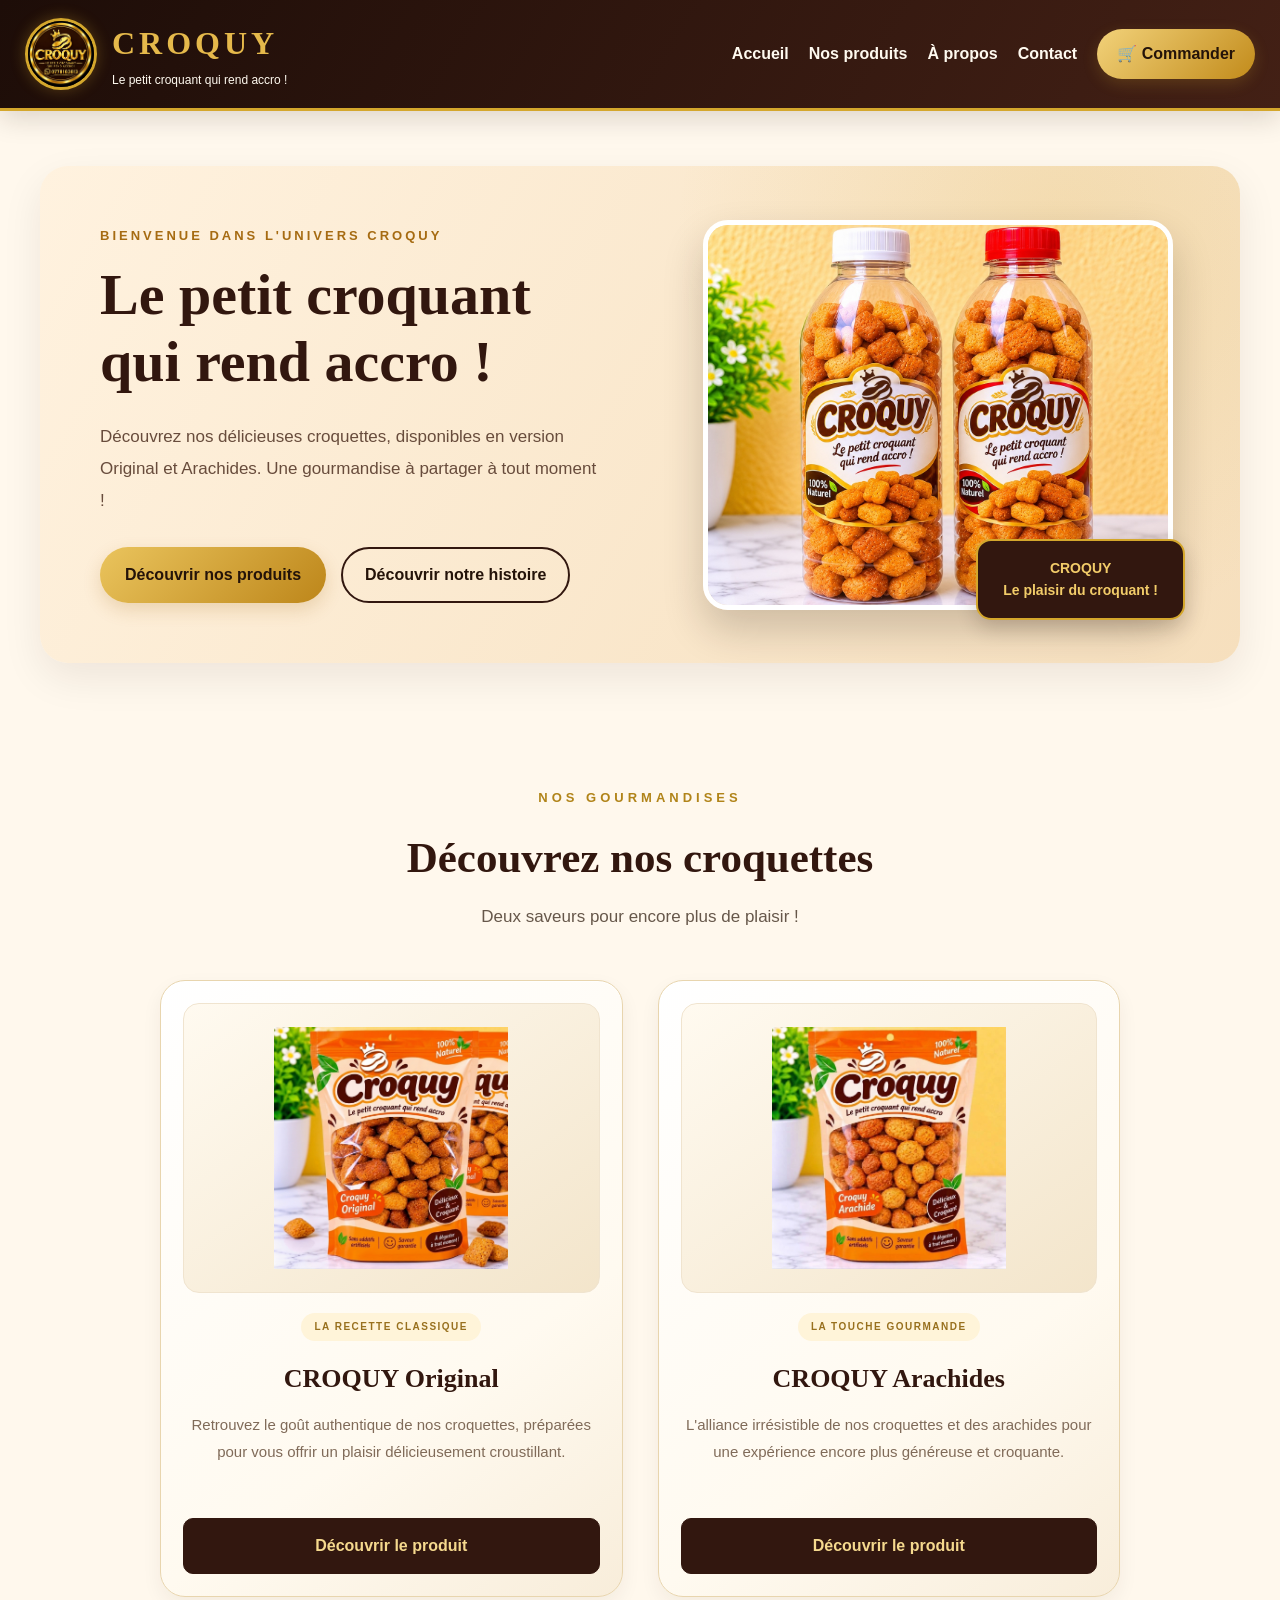
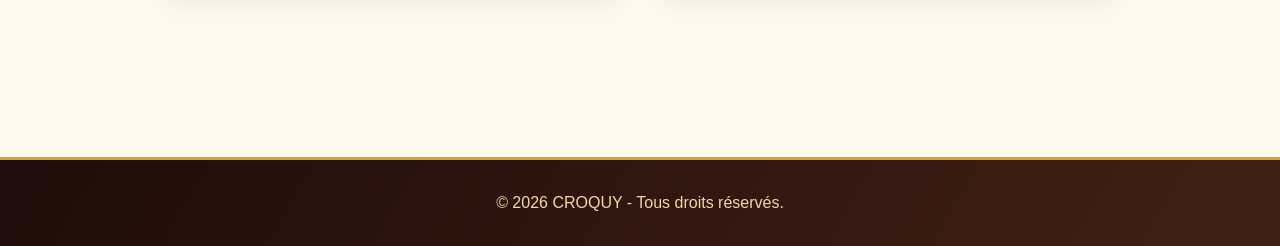
<file: index.html>
<!DOCTYPE html>
<html lang="fr">

<head>
    <meta charset="UTF-8">
    <meta name="viewport" content="width=device-width, initial-scale=1.0">
    <title>CROQUY | Le petit croquant qui rend accro !</title>
    <link rel="stylesheet" href="style.css">
</head>

<body>

    <header>
        <div class="navbar">
            <div class="logo">
                <img src="images/logo.jpg" alt="CROQUY Logo" class="logo-img">
                <div>
                    <h1>CROQUY</h1>
                    <p>Le petit croquant qui rend accro !</p>
                </div>
            </div>

            <nav>
                <a href="index.html">Accueil</a>
                <a href="produits.html">Nos produits</a>
                <a href="#apropos">À propos</a>
                <a href="#contact">Contact</a>
                <a href="produits.html" class="panier">🛒 Commander</a>
            </nav>
        </div>
    </header>

    <main>

        <section class="hero">
            <div class="hero-texte">
                <p class="surtitre">BIENVENUE DANS L'UNIVERS CROQUY</p>
                <h2>
                    Le petit croquant<br>
                    qui rend accro !
                </h2>
                <p class="description">
                    Découvrez nos délicieuses croquettes,
                    disponibles en version Original et Arachides.
                    Une gourmandise à partager à tout moment !
                </p>
                <div class="hero-boutons">
                    <a href="produits.html" class="bouton-principal">Découvrir nos produits</a>
                    <a href="#apropos" class="bouton-secondaire">Découvrir notre histoire</a>
                </div>
            </div>

            <div class="hero-visuel">
                <img src="images/bidon_original.jpg" alt="CROQUY Presentation" class="hero-image">
                <div class="badge-hero">
                    <p>CROQUY</p>
                    <p>Le plaisir du croquant !</p>
                </div>
            </div>
        </section>

        <section class="produits" id="produits">
            <div class="titre-section">
                <p class="surtitre">NOS GOURMANDISES</p>
                <h2>Découvrez nos croquettes</h2>
                <p>Deux saveurs pour encore plus de plaisir !</p>
            </div>

            <div class="grille-produits">

    <article class="carte-produit">
        <div class="image-produit">
            <img src="images/package_original.jpg" alt="CROQUY Original">
        </div>

        <span class="badge-produit">LA RECETTE CLASSIQUE</span>

        <h3>CROQUY Original</h3>

        <p>
            Retrouvez le goût authentique de nos croquettes,
            préparées pour vous offrir un plaisir délicieusement croustillant.
        </p>

        <a href="produits.html" class="bouton-produit">
            Découvrir le produit
        </a>
    </article>

    <article class="carte-produit">
        <div class="image-produit">
            <img src="images/package_arachide (2).jpg" alt="CROQUY Arachides">
        </div>

        <span class="badge-produit">LA TOUCHE GOURMANDE</span>

        <h3>CROQUY Arachides</h3>

        <p>
            L'alliance irrésistible de nos croquettes et des arachides
            pour une expérience encore plus généreuse et croquante.
        </p>

        <a href="produits.html" class="bouton-produit">
            Découvrir le produit
        </a>
    </article>

</div>
        </section>

    </main>

    <footer>
        <p>&copy; 2026 CROQUY - Tous droits réservés.</p>
    </footer>

    <script src="script.js"></script>

</body>
</html>
</file>
<file: style.css>
/* =========================================
   CROQUY — AFFICHAGE COMPLET DES PRODUITS
========================================= */

body:has(.hero) .image-produit {
    height: 350px;
    width: 100%;
    background-color: #fffaf0;
    border-radius: 15px;
    overflow: hidden;
    display: flex;
    justify-content: center;
    align-items: center;
}

body:has(.hero) .image-produit img {
    width: 100%;
    height: 100%;
    object-fit: contain;
    object-position: center;
    padding: 8px;
    transition: transform 0.4s ease;
}

body:has(.hero) .carte-produit:hover .image-produit img {
    transform: scale(1.03);
}
/* =========================
   1. STYLE GENERAL
========================= */

* {
    margin: 0;
    padding: 0;
    box-sizing: border-box;
}

body {
    font-family: Arial, sans-serif;
    background-color: #fffaf0;
    color: #302015;
    line-height: 1.6;
}

/* =========================
   2. EN-TETE & LOGO
========================= */

header {
    background-color: #241309;
    color: #d4a72c;
    padding: 20px;
    border-bottom: 4px solid #d4a72c;
}

.navbar {
    display: flex;
    justify-content: space-between;
    align-items: center;
    gap: 25px;
    max-width: 1200px;
    margin: auto;
}

.logo {
    display: flex;
    align-items: center;
    gap: 15px;
    text-align: left;
}

.logo-img {
    width: 60px;
    height: 60px;
    border-radius: 50%;
    object-fit: cover;
    border: 2px solid #d4a72c;
}

.logo h1 {
    font-size: 28px;
    letter-spacing: 3px;
    color: #d4a72c;
}

.logo p {
    font-size: 12px;
    color: #fffaf0;
    margin-top: 2px;
}

nav {
    display: flex;
    align-items: center;
    flex-wrap: wrap;
    gap: 20px;
}

nav a {
    color: #fffaf0;
    text-decoration: none;
    font-weight: bold;
    transition: 0.3s;
}

nav a:hover {
    color: #d4a72c;
}

nav .panier {
    background-color: #d4a72c;
    color: #241309;
    padding: 10px 16px;
    border-radius: 6px;
}

nav .panier:hover {
    background-color: #fffaf0;
    color: #241309;
}

/* =========================
   3. CONTENU PRINCIPAL
========================= */

main {
    text-align: center;
    padding: 40px 20px;
    max-width: 1100px;
    margin: auto;
}

/* BANNIERE D'ACCUEIL (HERO) */

.hero {
    display: flex;
    align-items: center;
    justify-content: space-between;
    gap: 40px;
    padding: 40px 0 70px;
    text-align: left;
}

.hero-texte {
    flex: 1;
}

.surtitre {
    color: #a87918;
    font-size: 14px;
    font-weight: bold;
    letter-spacing: 2px;
    margin-bottom: 15px;
}

.hero-texte h2 {
    color: #241309;
    font-size: 44px;
    line-height: 1.2;
    margin-bottom: 20px;
}

.description {
    color: #66574a;
    font-size: 18px;
    max-width: 500px;
    margin-bottom: 30px;
}

.hero-boutons {
    display: flex;
    flex-wrap: wrap;
    gap: 15px;
}

.hero-boutons a {
    display: inline-block;
    text-decoration: none;
    padding: 14px 20px;
    border-radius: 6px;
    font-weight: bold;
    transition: 0.3s;
}

.bouton-principal {
    background-color: #d4a72c;
    color: #241309;
}

.bouton-principal:hover {
    background-color: #b88918;
}

.bouton-secondaire {
    border: 2px solid #241309;
    color: #241309;
}

.bouton-secondaire:hover {
    background-color: #241309;
    color: #fffaf0;
}

/* VISUEL HERO */

.hero-visuel {
    flex: 1;
    position: relative;
    display: flex;
    justify-content: center;
    align-items: center;
}

.hero-image {
    width: 100%;
    max-width: 400px;
    border-radius: 18px;
    box-shadow: 0 15px 25px rgba(36, 19, 9, 0.2);
}

.badge-hero {
    position: absolute;
    bottom: -10px;
    right: 10px;
    background-color: #241309;
    color: #d4a72c;
    padding: 12px 20px;
    border: 2px solid #d4a72c;
    border-radius: 12px;
    box-shadow: 0 8px 20px rgba(36, 19, 9, 0.2);
}

.badge-hero p {
    margin: 0;
    font-size: 14px;
    font-weight: bold;
    text-align: center;
}

/* SECTION PRODUITS */

.produits {
    padding: 50px 0;
}

.titre-section {
    text-align: center;
    margin-bottom: 40px;
}

.titre-section h2 {
    color: #241309;
    font-size: 36px;
    margin-bottom: 10px;
}

.titre-section > p:last-child {
    color: #66574a;
    font-size: 17px;
}

.grille-produits {
    display: grid;
    grid-template-columns: repeat(2, minmax(0, 1fr));
    gap: 30px;
    max-width: 900px;
    margin: 0 auto;
}

/* CARTES PRODUITS — DESIGN PROFESSIONNEL */

.carte-produit {
    background: linear-gradient(to bottom, #ffffff, #fffaf0);
    border: 1px solid #eee0c4;
    border-radius: 18px;
    padding: 22px;
    text-align: center;
    box-shadow: 0 6px 18px rgba(36, 19, 9, 0.08);
    transition: transform 0.3s ease, box-shadow 0.3s ease;
    overflow: hidden;
}

.carte-produit:hover {
    transform: translateY(-7px);
    box-shadow: 0 14px 28px rgba(36, 19, 9, 0.16);
}

/* IMAGES DES PRODUITS */

.image-produit {
    height: 240px;
    background-color: #f9e8b0;
    border-radius: 12px;
    overflow: hidden;
    margin-bottom: 20px;
}

.image-produit img {
    width: 100%;
    height: 100%;
    object-fit: cover;
    transition: transform 0.4s ease;
}

.carte-produit:hover .image-produit img {
    transform: scale(1.06);
}

/* NOM DU PRODUIT */

.carte-produit h3 {
    color: #241309;
    font-size: 23px;
    margin-bottom: 12px;
}

/* DESCRIPTION */

.carte-produit > p:not(.prix) {
    color: #66574a;
    margin-bottom: 18px;
    line-height: 1.7;
}

/* PRIX */

.prix {
    color: #8b5a16;
    font-size: 25px;
    font-weight: bold;
    margin-bottom: 20px;
}

/* BOUTON AJOUTER AU PANIER */

.bouton-produit {
    display: inline-block;
    width: 100%;
    background-color: #d4a72c;
    color: #241309;
    text-decoration: none;
    padding: 14px 18px;
    border-radius: 9px;
    font-weight: bold;
    border: none;
    cursor: pointer;
    font-size: 16px;
    transition: background-color 0.3s ease, transform 0.2s ease;
}

.bouton-produit:hover {
    background-color: #b88918;
    transform: scale(1.02);
}

.bouton-produit:active {
    transform: scale(0.98);
}


/* PHOTOS DANS LES CARTES PRODUITS */

.image-produit {
    height: 240px;
    background-color: #f9e8b0;
    border-radius: 10px;
    overflow: hidden;
    margin-bottom: 20px;
}

.image-produit img {
    width: 100%;
    height: 100%;
    object-fit: cover;
    transition: transform 0.4s ease;
}

.carte-produit:hover .image-produit img {
    transform: scale(1.05);
}

.carte-produit h3 {
    color: #241309;
    font-size: 23px;
    margin-bottom: 12px;
}

.carte-produit > p:not(.prix) {
    color: #66574a;
    margin-bottom: 18px;
}

.prix {
    color: #8b5a16;
    font-size: 24px;
    font-weight: bold;
    margin-bottom: 20px;
}

.prix span {
    font-size: 14px;
    font-weight: normal;
}

.bouton-produit {
    display: inline-block;
    background-color: #d4a72c;
    color: #241309;
    text-decoration: none;
    padding: 12px 22px;
    border-radius: 6px;
    font-weight: bold;
    border: none;
    cursor: pointer;
    font-size: 16px;
    transition: 0.3s;
}

.bouton-produit:hover {
    background-color: #b88918;
}

.promotion {
    text-align: center;
    margin: 35px auto 0;
    color: #8b5a16;
    font-weight: bold;
    font-size: 18px;
}

/* PANIER D'ACHAT */

.panier-section {
    max-width: 800px;
    margin: 60px auto 30px;
    padding: 30px;
    background-color: #ffffff;
    border: 2px solid #d4a72c;
    border-radius: 12px;
    box-shadow: 0 8px 20px rgba(36, 19, 9, 0.08);
}

.panier-section h2 {
    color: #241309;
    margin-bottom: 25px;
}

.ligne-panier {
    display: flex;
    align-items: center;
    justify-content: space-between;
    gap: 15px;
    flex-wrap: wrap;
    padding: 15px 0;
    border-bottom: 1px solid #e5d5b5;
}

.ligne-panier button {
    background-color: #d4a72c;
    color: #241309;
    border: none;
    border-radius: 5px;
    padding: 6px 14px;
    font-size: 18px;
    cursor: pointer;
    font-weight: bold;
}

.total-panier {
    font-size: 24px;
    font-weight: bold;
    margin: 25px 0;
}

.bouton-whatsapp {
    display: block;
    width: 100%;
    margin-top: 15px;
    padding: 15px;
    background-color: #25D366;
    color: white;
    border: none;
    border-radius: 8px;
    font-size: 16px;
    font-weight: bold;
    cursor: pointer;
    transition: 0.3s;
}

.bouton-whatsapp:hover {
    background-color: #1da851;
}

/* =========================
   4. ADAPTATION AUX MOBILES
========================= */

@media (max-width: 768px) {
    .navbar {
        flex-direction: column;
        gap: 20px;
    }

    .logo {
        flex-direction: column;
        text-align: center;
    }

    nav {
        justify-content: center;
        gap: 12px;
    }

    .hero {
        flex-direction: column;
        text-align: center;
        padding: 20px 0 40px;
    }

    .hero-texte h2 {
        font-size: 34px;
    }

    .hero-boutons {
        justify-content: center;
    }

    .grille-produits {
        grid-template-columns: 1fr;
    }
}

/* =========================
   5. PIED DE PAGE
========================= */

footer {
    background-color: #241309;
    color: #fffaf0;
    text-align: center;
    padding: 20px;
    margin-top: 60px;
}
/* =========================
   STYLE DU PANIER CROQUY
========================= */

#contenu-panier {
    margin-top: 20px;
}

.ligne-panier {
    display: flex;
    align-items: center;
    justify-content: space-between;
    gap: 15px;
    padding: 15px;
    margin-bottom: 12px;
    background-color: #fffaf0;
    border: 1px solid #e5d5b5;
    border-radius: 10px;
}

.ligne-panier p {
    flex: 1;
    margin: 0;
    line-height: 1.7;
    color: #302015;
}

.ligne-panier strong {
    color: #241309;
    font-size: 16px;
}

.ligne-panier button {
    width: 35px;
    height: 35px;
    border: none;
    border-radius: 8px;
    background-color: #d4a72c;
    color: #241309;
    font-size: 20px;
    font-weight: bold;
    cursor: pointer;
}

.ligne-panier button:hover {
    background-color: #bd9020;
}

#total-panier {
    color: #8a5b08;
    font-size: 24px;
    font-weight: bold;
}

/* =========================
   FORMULAIRE DE COMMANDE
========================= */

.formulaire-commande {
    max-width: 600px;
    margin: 30px auto;
    padding: 25px;
    background-color: #fffaf0;
    border: 1px solid #e5d5b5;
    border-radius: 12px;
}

.formulaire-commande h3 {
    color: #241309;
    text-align: center;
    margin-bottom: 20px;
}

.formulaire-commande label {
    display: block;
    margin-top: 15px;
    margin-bottom: 7px;
    color: #302015;
    font-weight: bold;
}

.formulaire-commande input,
.formulaire-commande textarea {
    width: 100%;
    padding: 12px;
    border: 1px solid #d4a72c;
    border-radius: 8px;
    font-size: 15px;
    box-sizing: border-box;
    outline: none;
}

.formulaire-commande input:focus,
.formulaire-commande textarea:focus {
    border: 2px solid #a87913;
}

.formulaire-commande textarea {
    min-height: 100px;
    resize: vertical;
}
.formulaire-commande select {
    width: 100%;
    padding: 12px;
    border: 1px solid #d4a72c;
    border-radius: 8px;
    font-size: 15px;
    background-color: white;
    box-sizing: border-box;
}
.resume-commande {
    margin: 25px auto;
    padding: 20px;
    max-width: 600px;
    background-color: #fffaf0;
    border: 1px solid #d4a72c;
    border-radius: 12px;
}

.resume-commande p {
    display: flex;
    justify-content: space-between;
    margin: 12px 0;
}

.resume-commande h3 {
    display: flex;
    justify-content: space-between;
    border-top: 1px solid #d4a72c;
    padding-top: 15px;
    color: #8a5b08;
}
/* =================================
   6. AMELIORATION AFFICHAGE MOBILE
================================= */

@media (max-width: 768px) {

    /* En-tête */
    header {
        padding: 15px 10px;
    }

    .navbar {
        flex-direction: column;
        gap: 15px;
    }

    nav {
        justify-content: center;
        gap: 12px;
    }

    nav a {
        font-size: 14px;
    }

    /* Contenu principal */
    main {
        padding: 25px 15px;
    }

    /* Bannière d'accueil */
    .hero {
        gap: 30px;
    }

    .hero-texte h2 {
        font-size: 30px;
    }

    .description {
        font-size: 16px;
    }

    .hero-image {
        max-width: 100%;
    }

    /* Produits */
    .grille-produits {
        grid-template-columns: 1fr;
        gap: 20px;
    }

    .carte-produit {
        padding: 18px;
    }

    .image-produit {
        height: 220px;
    }

    /* Panier */
    .panier-section {
        padding: 18px;
        margin: 35px auto;
    }

    .ligne-panier {
        flex-wrap: wrap;
        gap: 10px;
    }

    /* Formulaire */
    .formulaire-commande {
        padding: 18px;
    }

    /* Résumé de commande */
    .resume-commande {
        padding: 15px;
    }

}


/* =================================
   7. PETITS TELEPHONES
================================= */

@media (max-width: 480px) {

   .logo h1 {
    font-size: 28px;
}

.logo-img {
    width: 65px;
    height: 65px;
}

    nav {
        gap: 10px;
    }

    nav a {
        font-size: 13px;
    }

    .titre-section h2 {
        font-size: 27px;
    }

    .hero-texte h2 {
        font-size: 26px;
    }

    .image-produit {
        height: 190px;
    }

    .prix {
        font-size: 21px;
    }

    .bouton-produit {
        width: 100%;
        padding: 14px;
    }

    .ligne-panier {
        justify-content: center;
    }

    .ligne-panier p {
        flex-basis: 100%;
        text-align: center;
    }

    .resume-commande p,
    .resume-commande h3 {
        gap: 10px;
        font-size: 14px;
    }

    .formulaire-commande input,
    .formulaire-commande textarea,
    .formulaire-commande select {
        font-size: 16px;
    }

}
/* =================================
   NOTIFICATION CROQUY
================================= */

#notification-croquy {
    position: fixed;
    top: 20px;
    right: 20px;
    z-index: 1000;
    background-color: #241309;
    color: #fffaf0;
    border-left: 5px solid #d4a72c;
    padding: 15px 22px;
    border-radius: 10px;
    box-shadow: 0 8px 20px rgba(36, 19, 9, 0.2);
    font-weight: bold;
    opacity: 0;
    visibility: hidden;
    transform: translateY(-10px);
    transition: opacity 0.3s ease, transform 0.3s ease;
}

#notification-croquy.notification-visible {
    opacity: 1;
    visibility: visible;
    transform: translateY(0);
}

/* Adaptation aux petits écrans */

@media (max-width: 480px) {
    #notification-croquy {
        top: 10px;
        left: 10px;
        right: 10px;
        padding: 13px;
        text-align: center;
        font-size: 14px;
    }
}

/* ==========================================
   CROQUY — DESIGN PROFESSIONNEL DU PANIER
   ========================================== */

/* Fond de la page panier */
body:has(.panier-section) {
    background-color: #fffaf0;
}

/* Zone principale du panier */
.panier-section {
    width: min(100% - 32px, 850px);
    margin: 30px auto 60px;
    padding: 30px;
    background-color: #ffffff;
    border: 1px solid #eee3d1;
    border-radius: 20px;
    box-shadow: 0 8px 28px rgba(48, 32, 21, 0.08);
    box-sizing: border-box;
}

/* Titre de la page */
.titre-section {
    text-align: center;
    padding: 35px 20px 10px;
}

.titre-section h2 {
    color: #302015;
    font-size: clamp(28px, 5vw, 38px);
    margin: 10px 0;
}

.titre-section .surtitre {
    color: #b18419;
    font-weight: bold;
    font-size: 13px;
    letter-spacing: 2px;
}

/* Liste des produits dans le panier */
#contenu-panier {
    margin-bottom: 25px;
}

#contenu-panier > p {
    text-align: center;
    padding: 25px 10px;
    color: #74685e;
}

/* Une ligne par produit */
#contenu-panier .ligne-panier {
    display: flex;
    align-items: center;
    flex-wrap: wrap;
    gap: 10px;
    padding: 18px 12px;
    margin-bottom: 12px;
    background-color: #fffaf0;
    border: 1px solid #eee3d1;
    border-radius: 14px;
}

/* Nom, quantité et prix */
#contenu-panier .ligne-panier p {
    flex: 1 1 220px;
    margin: 0;
    line-height: 1.8;
    color: #302015;
    overflow-wrap: anywhere;
}

#contenu-panier .ligne-panier strong {
    font-size: 16px;
    color: #302015;
}

/* Boutons +, - et suppression */
#contenu-panier .ligne-panier button {
    min-width: 40px;
    min-height: 40px;
    padding: 8px 12px;
    border: none;
    border-radius: 10px;
    background-color: #eee3d1;
    color: #302015;
    font-size: 18px;
    font-weight: bold;
    cursor: pointer;
    transition: background-color 0.2s, transform 0.2s;
}

#contenu-panier .ligne-panier button:hover {
    background-color: #d4a72c;
    transform: translateY(-2px);
}

/* Résumé de la commande */
.resume-commande {
    margin: 25px 0;
    padding: 22px;
    background-color: #fffaf0;
    border: 1px solid #ead9b9;
    border-radius: 16px;
}

.resume-commande p {
    display: flex;
    justify-content: space-between;
    align-items: center;
    gap: 15px;
    margin: 12px 0;
    color: #504034;
    line-height: 1.6;
}

.resume-commande h3 {
    display: flex;
    justify-content: space-between;
    align-items: center;
    flex-wrap: wrap;
    gap: 10px;
    margin: 20px 0 0;
    padding-top: 18px;
    border-top: 2px solid #e6d4ae;
    color: #302015;
    font-size: 20px;
}

#total-commande {
    color: #9b7110;
    font-size: 25px;
    font-weight: 800;
}

/* Formulaire de livraison */
.formulaire-commande {
    display: flex;
    flex-direction: column;
    gap: 10px;
    margin: 30px 0;
}

.formulaire-commande h3 {
    margin-bottom: 12px;
    color: #302015;
    font-size: 22px;
}

.formulaire-commande label {
    margin-top: 8px;
    color: #493426;
    font-weight: 600;
}

.formulaire-commande input,
.formulaire-commande select,
.formulaire-commande textarea {
    width: 100%;
    min-height: 48px;
    padding: 12px 14px;
    border: 1px solid #d9cbb8;
    border-radius: 10px;
    background-color: #ffffff;
    color: #302015;
    font: inherit;
    box-sizing: border-box;
    transition: border-color 0.2s, box-shadow 0.2s;
}

.formulaire-commande textarea {
    min-height: 100px;
    resize: vertical;
}

.formulaire-commande input:focus,
.formulaire-commande select:focus,
.formulaire-commande textarea:focus {
    outline: none;
    border-color: #d4a72c;
    box-shadow: 0 0 0 3px rgba(212, 167, 44, 0.18);
}

/* Boutons principaux */
.panier-section > .bouton-produit,
.panier-section > .bouton-whatsapp {
    display: block;
    width: 100%;
    min-height: 50px;
    margin-top: 14px;
    padding: 14px 18px;
    border: none;
    border-radius: 12px;
    font: inherit;
    font-weight: bold;
    text-align: center;
    cursor: pointer;
    transition: background-color 0.2s, transform 0.2s;
}

.panier-section > .bouton-produit {
    background-color: #eee3d1;
    color: #302015;
}

.panier-section > .bouton-produit:hover {
    background-color: #e2d0b3;
    transform: translateY(-2px);
}

.panier-section > .bouton-whatsapp {
    background-color: #246b3b;
    color: #ffffff;
}

.panier-section > .bouton-whatsapp:hover {
    background-color: #19552d;
    transform: translateY(-2px);
}

/* Lien pour continuer les achats */
.panier-section > p a {
    color: #8b6511;
    font-weight: 600;
    text-decoration: none;
}

.panier-section > p a:hover {
    text-decoration: underline;
}

/* Adaptation aux téléphones */
@media (max-width: 600px) {

    .panier-section {
        width: calc(100% - 20px);
        margin: 20px auto 35px;
        padding: 16px;
        border-radius: 15px;
    }

    .titre-section {
        padding: 25px 12px 5px;
    }

    #contenu-panier .ligne-panier {
        gap: 8px;
        padding: 14px 10px;
    }

    #contenu-panier .ligne-panier p {
        flex-basis: 100%;
    }

    .resume-commande {
        padding: 16px;
    }

    .resume-commande h3 {
        font-size: 18px;
    }

    #total-commande {
        font-size: 22px;
    }

    .formulaire-commande h3 {
        font-size: 20px;
    }
}
/* =========================================
   CROQUY ROYAL — PANIER PREMIUM
   Chocolat • Orange • Or • Crème
   ========================================= */

body:has(.panier-section) {
    margin: 0;
    background:
        radial-gradient(ellipse at top right, rgba(255, 122, 24, 0.12), transparent 35%),
        #fff8ed;
    color: #32170f;
}

/* EN-TÊTE */

body:has(.panier-section) header {
    background: #27110c;
    border-bottom: 3px solid #ff851b;
    box-shadow: 0 8px 25px rgba(39, 17, 12, 0.18);
}

body:has(.panier-section) .navbar {
    padding: 16px 5%;
}

body:has(.panier-section) .logo h1 {
    color: #ff9a35;
    font-size: 32px;
    letter-spacing: 3px;
    font-weight: 900;
}

body:has(.panier-section) .logo p {
    color: #fff0dc;
}

body:has(.panier-section) nav a {
    color: #fff4e7;
    transition: color 0.25s, background 0.25s;
}

body:has(.panier-section) nav a:hover {
    color: #ff9a35;
}

/* GRAND TITRE */

body:has(.panier-section) .titre-section {
    max-width: 1050px;
    margin: 35px auto 25px;
    padding: 45px 25px;
    text-align: left;
    box-sizing: border-box;
    border-radius: 24px;
    background:
        radial-gradient(circle at 90% 20%, rgba(255, 154, 53, 0.25), transparent 30%),
        linear-gradient(125deg, #27110c, #522317);
    color: #fff4e7;
    position: relative;
    overflow: hidden;
}

body:has(.panier-section) .titre-section::after {
    content: "C";
    position: absolute;
    right: 35px;
    top: -65px;
    color: rgba(255, 154, 53, 0.12);
    font-size: 260px;
    font-weight: 900;
    line-height: 1;
    pointer-events: none;
}

body:has(.panier-section) .titre-section .surtitre {
    position: relative;
    z-index: 1;
    color: #ff9a35;
    font-size: 12px;
    font-weight: 900;
    letter-spacing: 4px;
}

body:has(.panier-section) .titre-section h2 {
    position: relative;
    z-index: 1;
    margin: 15px 0;
    color: #fff4e7;
    font-size: clamp(34px, 6vw, 58px);
    line-height: 1.1;
    font-weight: 900;
    letter-spacing: -1.5px;
}

body:has(.panier-section) .titre-section > p:last-child {
    position: relative;
    z-index: 1;
    color: #f2d9c3;
    font-size: 16px;
}

/* CARTE PRINCIPALE */

body:has(.panier-section) .panier-section {
    width: min(1050px, calc(100% - 40px));
    margin: 30px auto 70px;
    padding: 32px;
    box-sizing: border-box;
    background: #ffffff;
    border: 1px solid #f0dfcb;
    border-radius: 24px;
    box-shadow: 0 18px 55px rgba(64, 30, 16, 0.09);
}

/* PRODUITS DU PANIER */

body:has(.panier-section) #contenu-panier {
    margin-bottom: 30px;
}

body:has(.panier-section) #contenu-panier .ligne-panier {
    display: flex;
    align-items: center;
    gap: 15px;
    flex-wrap: wrap;
    margin-bottom: 15px;
    padding: 22px;
    border: 1px solid #f1e2d0;
    border-left: 5px solid #ff851b;
    border-radius: 16px;
    background: linear-gradient(110deg, #fffaf3, #ffffff);
    box-shadow: 0 5px 18px rgba(64, 30, 16, 0.04);
    transition: transform 0.2s, box-shadow 0.2s;
}

body:has(.panier-section) #contenu-panier .ligne-panier:hover {
    transform: translateY(-3px);
    box-shadow: 0 10px 25px rgba(64, 30, 16, 0.09);
}

body:has(.panier-section) #contenu-panier .ligne-panier p {
    flex: 1 1 230px;
    margin: 0;
    color: #68412e;
    line-height: 1.9;
    overflow-wrap: anywhere;
}

body:has(.panier-section) #contenu-panier .ligne-panier strong {
    color: #32170f;
    font-size: 17px;
    font-weight: 900;
}

/* CONTRÔLES DES QUANTITÉS */

body:has(.panier-section) #contenu-panier .ligne-panier button {
    min-width: 43px;
    min-height: 43px;
    padding: 10px;
    border: 1px solid #f0d7bd;
    border-radius: 12px;
    background: #fff0df;
    color: #512314;
    font-size: 18px;
    font-weight: 900;
    cursor: pointer;
    transition: 0.2s;
}

body:has(.panier-section) #contenu-panier .ligne-panier button:hover {
    background: #ff851b;
    color: #ffffff;
    border-color: #ff851b;
}

/* RÉSUMÉ DE COMMANDE */

body:has(.panier-section) .resume-commande {
    margin: 30px 0;
    padding: 28px;
    border: none;
    border-radius: 20px;
    background:
        radial-gradient(circle at top right, rgba(255, 154, 53, 0.13), transparent 35%),
        #fff5e8;
    box-shadow: inset 0 0 0 1px #f0dfcb;
}

body:has(.panier-section) .resume-commande p {
    display: flex;
    justify-content: space-between;
    gap: 15px;
    margin: 15px 0;
    color: #68412e
    }
/* =========================================
   CROQUY ROYAL — PANIER EN DEUX COLONNES
   ========================================= */

@media (min-width: 900px) {
    body:has(.panier-section) .panier-section {
        display: grid;
        grid-template-columns: minmax(0, 1.6fr) minmax(300px, 0.9fr);
        align-items: start;
        gap: 28px;
    }

    /* Produits à gauche */
    body:has(.panier-section) #contenu-panier {
        grid-column: 1;
        grid-row: 1;
    }

    /* Résumé à droite */
    body:has(.panier-section) .resume-commande {
        grid-column: 2;
        grid-row: 1;
        position:static;
        top: 20px;
        margin-top: 0;
    }

    /* Formulaire sous les produits */
    body:has(.panier-section) .formulaire-commande {
        grid-column: 1;
        grid-row: 2;
        margin-top: 0;
    }

    /* Boutons sous le résumé */
    body:has(.panier-section) .panier-section > .bouton-produit {
        grid-column: 2;
        grid-row: 2;
        align-self: start;
    }

    body:has(.panier-section) .panier-section > .bouton-whatsapp {
        grid-column: 2;
        grid-row: 3;
        align-self: start;
        margin-top: -15px;
    }

    body:has(.panier-section) .panier-section > p {
        grid-column: 1;
        grid-row: 3;
    }
}

/* Préparation des images des produits */
.image-produit-panier {
    width: 100px;
    height: 100px;
    flex: 0 0 100px;
    object-fit: cover;
    border-radius: 14px;
    border: 1px solid #f0dfcb;
    background: #fff5e8;
}

/* Mise en page sur téléphone */
@media (max-width: 899px) {
    body:has(.panier-section) .panier-section {
        display: flex;
        flex-direction: column;
    }

    body:has(.panier-section) .resume-commande {
        width: 100%;
        box-sizing: border-box;
    }
}

@media (max-width: 480px) {
    .image-produit-panier {
        width: 76px;
        height: 76px;
        flex-basis: 76px;
    }
}
/* PHOTOS DES PRODUITS DANS LE PANIER */
.image-produit-panier {
width: 90px;
height: 90px;
min-width: 90px;
max-width: 90px;
object-fit: cover;
border-radius: 12px;
border: 2px solid #d4a72c;
display: block;
flex-shrink: 0;
}
/* ==========================================
   CROQUY ROYAL — PAGE D'ACCUEIL PREMIUM
   ========================================== */

/* Fond général */
body:has(.hero) {
    background: #fff8ed;
    color: #32170f;
}

/* EN-TÊTE */
body:has(.hero) header {
    background: linear-gradient(120deg, #1d0d08, #432015);
    border-bottom: 3px solid #d4a72c;
    padding: 18px 25px;
    box-shadow: 0 8px 25px rgba(36, 19, 9, 0.15);
}

body:has(.hero) .navbar {
    max-width: 1250px;
}

body:has(.hero) .logo-img {
    width: 72px;
    height: 72px;
    border: 3px solid #d4a72c;
    box-shadow: 0 0 15px rgba(212, 167, 44, 0.3);
}

body:has(.hero) .logo h1 {
    color: #e5b94b;
    font-family: Georgia, serif;
    font-size: 32px;
    letter-spacing: 4px;
}

body:has(.hero) nav a {
    transition: 0.3s;
}

body:has(.hero) nav a:hover {
    color: #e5b94b;
}

/* BOUTON COMMANDER */
body:has(.hero) nav .panier {
    background: linear-gradient(135deg, #f2d27a, #c28b1b);
    color: #241309;
    padding: 12px 20px;
    border-radius: 30px;
    box-shadow: 0 5px 15px rgba(212, 167, 44, 0.2);
}

body:has(.hero) nav .panier:hover {
    background: #fff0c2;
    transform: translateY(-2px);
}

/* CONTENU PRINCIPAL */
body:has(.hero) main {
    max-width: 1250px;
    padding: 55px 25px;
}

/* GRANDE BANNIÈRE */
body:has(.hero) .hero {
    min-height: 480px;
    padding: 45px;
    gap: 50px;
    border-radius: 28px;
    background:
        radial-gradient(circle at 85% 15%, rgba(212, 167, 44, 0.16), transparent 35%),
        linear-gradient(120deg, #fff2df, #f6dfbd);
    box-shadow: 0 15px 40px rgba(36, 19, 9, 0.08);
}

body:has(.hero) .hero-texte {
    padding: 15px;
}

body:has(.hero) .hero-texte .surtitre {
    color: #a66b12;
    letter-spacing: 3px;
    font-size: 13px;
}

body:has(.hero) .hero-texte h2 {
    color: #32170f;
    font-family: Georgia, serif;
    font-size: clamp(38px, 5vw, 58px);
    line-height: 1.15;
    margin-bottom: 25px;
}

body:has(.hero) .description {
    color: #684c3c;
    font-size: 17px;
    line-height: 1.9;
}

/* IMAGE PRINCIPALE */
body:has(.hero) .hero-image {
    width: 100%;
    max-width: 470px;
    height: 390px;
    object-fit: cover;
    border: 5px solid #fff;
    border-radius: 25px;
    box-shadow: 0 20px 40px rgba(36, 19, 9, 0.2);
}

/* BADGE SUR LA PHOTO */
body:has(.hero) .badge-hero {
    background: #32170f;
    color: #f2cc69;
    border: 2px solid #d4a72c;
    border-radius: 15px;
    padding: 16px 25px;
}

/* BOUTONS DE LA BANNIÈRE */
body:has(.hero) .bouton-principal {
    background: linear-gradient(135deg, #eac45d, #bd861a);
    color: #241309;
    padding: 15px 25px;
    border-radius: 30px;
    box-shadow: 0 7px 18px rgba(166, 107, 18, 0.2);
}

body:has(.hero) .bouton-principal:hover {
    background: #f4d98d;
    transform: translateY(-3px);
}

body:has(.hero) .bouton-secondaire {
    border: 2px solid #32170f;
    border-radius: 30px;
    padding: 13px 22px;
}

body:has(.hero) .bouton-secondaire:hover {
    background: #32170f;
    color: #fff8ed;
}

/* SECTION PRODUITS */
body:has(.hero) .produits {
    padding: 90px 0 55px;
}

body:has(.hero) .titre-section h2 {
    font-family: Georgia, serif;
    font-size: clamp(30px, 4vw, 43px);
    color: #32170f;
}

body:has(.hero) .titre-section .surtitre {
    color: #b18419;
    letter-spacing: 4px;
}

/* CARTES PRODUITS */
body:has(.hero) .carte-produit {
    background: #fff;
    border: 1px solid #ead8bb;
    border-radius: 22px;
    padding: 20px;
    box-shadow: 0 10px 30px rgba(36, 19, 9, 0.07);
    transition: transform 0.3s, box-shadow 0.3s;
}

body:has(.hero) .carte-produit:hover {
    transform: translateY(-9px);
    box-shadow: 0 18px 35px rgba(36, 19, 9, 0.14);
}

body:has(.hero) .image-produit {
    height: 280px;
    border-radius: 16px;
    background: #fff2df;
}

body:has(.hero) .carte-produit h3 {
    color: #32170f;
    font-family: Georgia, serif;
    font-size: 25px;
    margin-top: 15px;
}

body:has(.hero) .carte-produit > p {
    color: #765d4c;
    line-height: 1.8;
}

/* PIED DE PAGE */
body:has(.hero) footer {
    background: linear-gradient(120deg, #1d0d08, #432015);
    color: #f2d9a0;
    border-top: 3px solid #d4a72c;
    padding: 30px 15px;
    margin-top: 50px;
}

/* ADAPTATION AUX TÉLÉPHONES */
@media (max-width: 768px) {

    body:has(.hero) main {
        padding: 25px 15px;
    }

    body:has(.hero) .hero {
        padding: 25px 15px;
        gap: 30px;
    }

    body:has(.hero) .hero-texte h2 {
        font-size: 36px;
    }

    body:has(.hero) .hero-image {
        height: 280px;
    }

    body:has(.hero) .hero-boutons {
        flex-direction: column;
    }

    body:has(.hero) .hero-boutons a {
        text-align: center;
    }

    body:has(.hero) .produits {
        padding-top: 55px;
    }
}
/* ADAPTATION DE CROQUY AUX TELEPHONES */
@media screen and (max-width: 768px) {

    .navbar {
        flex-direction: column;
        gap: 20px;
        padding: 15px;
    }

    nav {
        display: flex;
        flex-wrap: wrap;
        justify-content: center;
        gap: 12px;
    }

    nav a {
        font-size: 14px;
    }

    .hero {
        display: flex;
        flex-direction: column;
        text-align: center;
        padding: 30px 15px;
    }

    .hero-texte {
        width: 100%;
    }

    .hero-visuel {
        width: 100%;
    }

    .hero-image {
        width: 100%;
        max-width: 350px;
        height: auto;
    }

    .hero-boutons {
        display: flex;
        flex-direction: column;
        align-items: center;
        gap: 15px;
    }

    .grille-produits {
        grid-template-columns: 1fr;
        padding: 15px;
    }

    .carte-produit {
        width: 100%;
    }
}
/* =================================
   CROQUY ROYAL - PAGE PRODUITS
================================= */

body:has(.page-produits) {
    background: #fff8e9;
}

/* TITRE DE LA PAGE */

.page-produits .titre-section {
    padding: 65px 20px 35px;
    text-align: center;
}

.page-produits .titre-section h2 {
    font-size: 38px;
    color: #4a210e;
    margin: 12px 0;
}

.page-produits .titre-section > p:last-child {
    color: #795b42;
    font-size: 17px;
}

/* GRILLE DES PRODUITS */

.page-produits .grille-produits {
    max-width: 1200px;
    margin: 0 auto;
    padding: 30px 25px 70px;
    display: grid;
    grid-template-columns: repeat(3, 1fr);
    gap: 30px;
}

/* CARTES PRODUITS */

.page-produits .carte-produit {
    background: linear-gradient(145deg, #ffffff, #fff1d2);
    border: 1px solid #e8c77c;
    border-radius: 20px;
    padding: 22px;
    text-align: center;
    box-shadow: 0 8px 20px rgba(65, 35, 10, 0.10);
    transition: transform 0.3s ease, box-shadow 0.3s ease;
}

.page-produits .carte-produit:hover {
    transform: translateY(-8px);
    box-shadow: 0 15px 30px rgba(65, 35, 10, 0.18);
}

/* IMAGES */

.page-produits .image-produit {
    width: 100%;
    height: 230px;
    overflow: hidden;
    border-radius: 15px;
    background: #fff;
    margin-bottom: 18px;
}

.page-produits .image-produit img {
    width: 100%;
    height: 100%;
    object-fit: contain;
    transition: transform 0.4s ease;
}

.page-produits .carte-produit:hover .image-produit img {
    transform: scale(1.07);
}

/* NOM ET DESCRIPTION */

.page-produits .carte-produit h3 {
    color: #54270f;
    font-size: 21px;
    margin-bottom: 10px;
}

.page-produits .carte-produit p {
    color: #72533b;
    line-height: 1.6;
}

/* PRIX */

.page-produits .carte-produit .prix {
    color: #a66b08;
    font-size: 23px;
    font-weight: bold;
    margin: 18px 0;
}

.page-produits .carte-produit .prix span {
    font-size: 14px;
    font-weight: normal;
    color: #795b42;
}

/* BOUTONS */

.page-produits .bouton-produit {
    background: linear-gradient(135deg, #d4a72c, #f2cc67);
    color: #351909;
    border: none;
    border-radius: 30px;
    padding: 13px 22px;
    font-weight: bold;
    font-size: 15px;
    cursor: pointer;
    transition: 0.3s;
}

.page-produits .bouton-produit:hover {
    background: #4a210e;
    color: white;
    transform: scale(1.04);
}

/* VERSION MOBILE */

@media screen and (max-width: 768px) {

    .page-produits .titre-section h2 {
        font-size: 28px;
    }

    .page-produits .grille-produits {
        grid-template-columns: 1fr;
        padding: 20px;
        gap: 22px;
    }

    .page-produits .image-produit {
        height: 250px;
    }
}
/* ==================================
   CROQUY — PAGE PRODUITS LUXE ROYAL
================================== */

body:has(.page-produits) {
    background: #1b0d08;
    color: #fff8e9;
}

/* Conteneur principal */
.page-produits {
    width: 100%;
    max-width: none;
    margin: 0;
    padding: 0 0 80px;
    background: #1b0d08;
}

/* Bannière principale */
.page-produits .banniere-produits {
    position: relative;
    overflow: hidden;
    padding: 85px 20px;
    margin-bottom: 75px;
    text-align: center;
    background:
        radial-gradient(circle at top right, #68401e 0, transparent 38%),
        linear-gradient(135deg, #160904, #3b1b0d, #160904);
    border-bottom: 2px solid #d6a943;
}

.page-produits .banniere-produits::before {
    content: "CROQUY";
    position: absolute;
    top: 10px;
    left: 50%;
    transform: translateX(-50%);
    font-size: clamp(70px, 15vw, 170px);
    font-weight: 900;
    letter-spacing: 15px;
    color: rgba(255, 255, 255, 0.035);
    pointer-events: none;
}

.page-produits .banniere-produits h1 {
    position: relative;
    margin-bottom: 18px;
    color: #f4cb70;
    font-size: clamp(32px, 5vw, 55px);
    letter-spacing: 2px;
    text-transform: uppercase;
}

.page-produits .banniere-produits p {
    position: relative;
    max-width: 650px;
    margin: auto;
    color: #f8e9d0;
    font-size: 17px;
    line-height: 1.8;
}

/* Sections des catégories */
.page-produits .categorie-produits {
    max-width: 1200px;
    margin: 0 auto 85px;
    padding: 0 25px;
}

.page-produits .entete-categorie {
    margin-bottom: 30px;
    text-align: left;
    border-left: 4px solid #d6a943;
    padding-left: 20px;
}

.page-produits .entete-categorie span {
    color: #e4b64f;
    font-size: 12px;
    font-weight: bold;
    letter-spacing: 4px;
    text-transform: uppercase;
}

.page-produits .entete-categorie h2 {
    margin: 8px 0;
    color: #fff0d2;
    font-size: clamp(27px, 4vw, 38px);
}

.page-produits .entete-categorie p {
    margin: 0;
    color: #cbb9a4;
    font-size: 15px;
    line-height: 1.7;
}

/* Grille des produits */
.page-produits .grille-produits {
    display: grid;
    grid-template-columns: repeat(2, minmax(0, 1fr));
    gap: 28px;
}

/* Cartes */
.page-produits .carte-produit {
    position: relative;
    overflow: hidden;
    padding: 18px;
    background: linear-gradient(145deg, #fffaf0, #f1e4ce);
    border: 1px solid #d6a943;
    border-radius: 18px;
    box-shadow: 0 12px 30px rgba(0, 0, 0, 0.3);
    text-align: center;
    transition: transform 0.3s ease, box-shadow 0.3s ease;
}

.page-produits .carte-produit:hover {
    transform: translateY(-8px);
    box-shadow: 0 18px 35px rgba(214, 169, 67, 0.2);
}

/* Images */
.page-produits .image-produit {
    width: 100%;
    height: 260px;
    object-fit: contain;
    padding: 12px;
    background: #fffdf7;
    border-radius: 12px;
}

/* Nom du produit */
.page-produits .carte-produit h3 {
    margin: 20px 0 10px;
    color: #3b1b0d;
    font-size: 23px;
}

/* Description */
.page-produits .carte-produit p {
    color: #73523d;
    line-height: 1.7;
}

/* Prix */
.page-produits .carte-produit .prix {
    display: block;
    margin: 18px 0;
    color: #9b6812;
    font-size: 24px;
    font-weight: 900;
}

/* Bouton */
.page-produits .bouton-produit {
    display: inline-block;
    width: 100%;
    padding: 14px 18px;
    background: linear-gradient(135deg, #f0cb70, #c18a25);
    color: #2a1308;
    border: 1px solid #b47b19;
    border-radius: 9px;
    font-size: 15px;
    font-weight: bold;
    cursor: pointer;
    transition: 0.3s ease;
}

.page-produits .bouton-produit:hover {
    background: #3b1b0d;
    color: #f4cb70;
    border-color: #d6a943;
}

/* Adaptation aux tablettes */
@media (max-width: 900px) {
    .page-produits .grille-produits {
        grid-template-columns: repeat(2, minmax(0, 1fr));
    }

    .page-produits .image-produit {
        height: 220px;
    }
}

/* Adaptation aux téléphones */
@media (max-width: 600px) {
    .page-produits .banniere-produits {
        padding: 65px 18px;
    }

    .page-produits .categorie-produits {
        padding: 0 15px;
        margin-bottom: 60px;
    }

    .page-produits .grille-produits {
        grid-template-columns: 1fr;
        gap: 22px;
    }

    .page-produits .image-produit {
        height: 240px;
    }

    .page-produits .entete-categorie {
        padding-left: 14px;
    }
}
/* =====================================
   CROQUY — LUXE ROYAL CRÈME ET OR
===================================== */

body:has(.page-produits) {
    background: #fffaf0;
    color: #382014;
}

.page-produits {
    background: #fffaf0;
}

/* Grande bannière */
.page-produits .banniere-produits {
    background:
        radial-gradient(circle at top right, #f2dfb5, transparent 45%),
        linear-gradient(135deg, #fffaf0, #f1e2c5);
    border-bottom: 2px solid #d6a943;
}

.page-produits .banniere-produits::before {
    color: rgba(120, 75, 25, 0.05);
}

.page-produits .banniere-produits h1 {
    color: #382014;
}

.page-produits .banniere-produits p {
    color: #73523d;
}

/* Titres des catégories */
.page-produits .entete-categorie {
    border-left-color: #c99a35;
}

.page-produits .entete-categorie span {
    color: #a97818;
}

.page-produits .entete-categorie h2 {
    color: #382014;
}

.page-produits .entete-categorie p {
    color: #73523d;
}

/* Fond des cartes */
.page-produits .carte-produit {
    background: #ffffff;
    border: 1px solid #e6d3ad;
    box-shadow: 0 8px 25px rgba(75, 45, 20, 0.09);
}

.page-produits .carte-produit:hover {
    box-shadow: 0 15px 30px rgba(150, 105, 30, 0.17);
}

/* Images */
.page-produits .image-produit {
    background: #fffaf0;
}

/* Textes */
.page-produits .carte-produit h3 {
    color: #382014;
}

.page-produits .carte-produit p {
    color: #73523d;
}

/* Prix */
.page-produits .carte-produit .prix {
    color: #a97818;
}

/* Boutons dorés */
.page-produits .bouton-produit {
    background: linear-gradient(135deg, #f5d98e, #d6a943);
    color: #382014;
    border: 1px solid #c18a25;
}

.page-produits .bouton-produit:hover {
    background: #382014;
    color: #f5d98e;
    border-color: #d6a943;
}
/* =================================
   CARTES PRODUITS — VERSION PREMIUM
================================= */

.page-produits .carte-produit {
    position: relative;
    padding: 15px;
    background: #ffffff;
    border: 1px solid #dfc58d;
    border-radius: 20px;
    box-shadow: 0 8px 25px rgba(56, 32, 20, 0.10);
    overflow: hidden;
    transition: all 0.35s ease;
}

.page-produits .carte-produit::before {
    content: "";
    display: block;
    height: 5px;
    width: 100%;
    position: absolute;
    top: 0;
    left: 0;
    background: linear-gradient(90deg, #9b6812, #f5d98e, #9b6812);
}

.page-produits .carte-produit:hover {
    transform: translateY(-10px);
    border-color: #c18a25;
    box-shadow: 0 18px 35px rgba(56, 32, 20, 0.18);
}

.page-produits .image-produit {
    height: 280px;
    padding: 15px;
    background: linear-gradient(145deg, #fffaf0, #f5ead5);
    border-radius: 15px;
    transition: transform 0.4s ease;
}

.page-produits .carte-produit:hover .image-produit {
    transform: scale(1.03);
}

.page-produits .carte-produit h3 {
    margin-top: 22px;
    color: #382014;
    font-size: 24px;
    font-weight: 800;
}

.page-produits .carte-produit p {
    min-height: 45px;
    color: #80634d;
    font-size: 15px;
    line-height: 1.6;
}

.page-produits .carte-produit .prix {
    display: inline-block;
    padding: 10px 22px;
    margin: 15px 0 20px;
    background: #fff5dc;
    border: 1px solid #e2c47e;
    border-radius: 30px;
    color: #986511;
    font-size: 23px;
    font-weight: 900;
}

.page-produits .bouton-produit {
    padding: 16px;
    border-radius: 10px;
    background: linear-gradient(135deg, #eac66e, #c18a25);
    color: #382014;
    font-size: 14px;
    font-weight: 900;
    letter-spacing: 1px;
    text-transform: uppercase;
    box-shadow: 0 5px 12px rgba(160, 110, 25, 0.20);
}

.page-produits .bouton-produit:hover {
    background: #382014;
    color: #f5d98e;
    transform: scale(1.02);
}
/* BANNIÈRE CROQUY */

.page-produits .banniere-produits {
    padding: 85px 20px;
    text-align: center;
    background: linear-gradient(135deg, #fffaf0, #f1dfbb);
    border-bottom: 2px solid #d6a943;
}

.page-produits .surtitre {
    display: block;
    margin-bottom: 20px;
    color: #a97818;
    font-size: 13px;
    font-weight: 900;
    letter-spacing: 4px;
}

.page-produits .banniere-produits h1 {
    margin-bottom: 20px;
    color: #382014;
    font-family: Georgia, serif;
    font-size: clamp(32px, 5vw, 55px);
    line-height: 1.2;
}

.page-produits .banniere-produits p {
    max-width: 650px;
    margin: 0 auto 30px;
    color: #73523d;
    font-size: 17px;
    line-height: 1.8;
}

.page-produits .bouton-banniere {
    display: inline-block;
    padding: 15px 30px;
    background: linear-gradient(135deg, #f5d98e, #c18a25);
    color: #382014;
    border: 1px solid #c18a25;
    border-radius: 8px;
    font-weight: bold;
    text-decoration: none;
    transition: 0.3s ease;
}

.page-produits .bouton-banniere:hover {
    background: #382014;
    color: #f5d98e;
    transform: translateY(-3px);
}
/* ESPACE DESCRIPTION — ÉCRIN ROYAL CROQUY */

.page-produits .carte-produit p {
    background: linear-gradient(
        145deg,
        #d5ceba,
        #f7ecd4
    );

    border: 1px solid #dfc58d;
    border-radius: 14px;

    padding: 20px;
    margin: 18px 0;

    box-shadow:
        inset 0 1px 4px rgba(255, 255, 255, 0.9),
        0 4px 12px rgba(126, 85, 30, 0.08);

    position: relative;
}

/* Fine décoration dorée */
.page-produits .carte-produit p::before {
    content: "";
    display: block;
    width: 45px;
    height: 2px;
    margin: 0 auto 12px;

    background: linear-gradient(
        90deg,
        transparent,
        #c99a35,
        transparent
    );
}

/* Effet au survol */
.page-produits .carte-produit:hover p {
    border-color: #c99a35;
    box-shadow:
        inset 0 1px 5px rgba(255, 255, 255, 0.9),
        0 6px 16px rgba(126, 85, 30, 0.13);
}
/* =========================================
   ACCUEIL CROQUY — CARTES PRODUITS ÉLÉGANTES
========================================= */

body:has(.hero) .produits .grille-produits {
    max-width: 960px;
    gap: 35px;
    align-items: stretch;
}

body:has(.hero) .produits .carte-produit {
    padding: 20px 20px 25px;
    background: #fff;
    border: 1px solid #ead9b8;
    border-radius: 22px;
    box-shadow: 0 10px 30px rgba(48, 32, 21, 0.07);
    display: flex;
    flex-direction: column;
    align-items: center;
    transition: transform 0.35s ease, box-shadow 0.35s ease;
}

body:has(.hero) .produits .carte-produit:hover {
    transform: translateY(-7px);
    box-shadow: 0 18px 38px rgba(48, 32, 21, 0.13);
}

/* Images */
body:has(.hero) .produits .image-produit {
    width: 100%;
    height: 290px;
    padding: 15px;
    margin-bottom: 20px;
    background: linear-gradient(145deg, #fffaf0, #f3e5cb);
    border: 1px solid #f0e4cf;
    border-radius: 16px;
    display: flex;
    justify-content: center;
    align-items: center;
}

body:has(.hero) .produits .image-produit img {
    width: 100%;
    height: 100%;
    object-fit: contain;
    transition: transform 0.4s ease;
}

body:has(.hero) .produits .carte-produit:hover .image-produit img {
    transform: scale(1.05);
}

/* Badge */
body:has(.hero) .produits .badge-produit {
    display: inline-block;
    margin-bottom: 12px;
    padding: 6px 13px;
    border-radius: 30px;
    background: #fff4d9;
    color: #98701e;
    font-size: 10px;
    font-weight: 800;
    letter-spacing: 1.5px;
}

/* Titres */
body:has(.hero) .produits .carte-produit h3 {
    margin: 5px 0 12px;
    color: #32170f;
    font-family: Georgia, serif;
    font-size: 26px;
}

/* Descriptions */
body:has(.hero) .produits .carte-produit > p {
    min-height: 85px;
    margin-bottom: 22px;
    color: #806b59;
    font-size: 15px;
    line-height: 1.8;
}

/* Boutons */
body:has(.hero) .produits .carte-produit .bouton-produit {
    width: 100%;
    margin-top: auto;
    padding: 14px 18px;
    background: #32170f;
    color: #f5d98e;
    border: 1px solid #32170f;
    border-radius: 10px;
    text-decoration: none;
    font-weight: bold;
    transition: all 0.3s ease;
}

body:has(.hero) .produits .carte-produit .bouton-produit:hover {
    background: linear-gradient(135deg, #f5d98e, #d4a72c);
    color: #32170f;
    border-color: #d4a72c;
}

/* Téléphones */
@media (max-width: 768px) {
    body:has(.hero) .produits .grille-produits {
        grid-template-columns: 1fr;
        max-width: 430px;
        gap: 25px;
    }

    body:has(.hero) .produits .image-produit {
        height: 250px;
    }
}
/* FOND RAFFINÉ DES CARTES PRODUITS */

body:has(.hero) .produits .carte-produit {
    background: linear-gradient(
        145deg,
        #ffffff 0%,
        #fffaf0 65%,
        #f8edda 100%
    );

    border: 1px solid #e8d5ae;
    border-radius: 25px;

    padding: 22px;

    box-shadow:
        0 8px 20px rgba(48, 32, 21, 0.06),
        inset 0 1px 0 rgba(255, 255, 255, 0.9);

    transition: all 0.35s ease;
}

body:has(.hero) .produits .carte-produit:hover {
    border-color: #d4a72c;

    box-shadow:
        0 15px 35px rgba(48, 32, 21, 0.12),
        0 0 0 3px rgba(212, 167, 44, 0.08);

    transform: translateY(-6px);
}
/* =====================================
   CROQUY — PAGE PRODUITS PREMIUM
===================================== */

/* ESPACEMENT DES CATÉGORIES */
.page-produits .categorie-produits {
    max-width: 1150px;
    margin: 75px auto;
    padding: 0 25px;
    scroll-margin-top: 30px;
}

/* TITRES DES CATÉGORIES */
.page-produits .titre-categorie {
    text-align: center;
    margin-bottom: 35px;
}

.page-produits .titre-categorie > span {
    color: #b28a2e;
    font-size: 12px;
    font-weight: 700;
    letter-spacing: 3px;
}

.page-produits .titre-categorie h2 {
    color: #302015;
    font-family: Georgia, serif;
    font-size: 32px;
    margin: 12px 0;
}

.page-produits .titre-categorie p {
    color: #806b59;
    font-size: 15px;
    line-height: 1.7;
}

/* GRILLE DES PRODUITS */
.page-produits .grille-produits {
    max-width: 900px;
    margin: 0 auto;
    display: grid;
    grid-template-columns: repeat(2, minmax(0, 1fr));
    gap: 35px;
}

/* CARTES */
.page-produits .carte-produit {
    background: linear-gradient(
        145deg,
        #ffffff,
        #fffaf0,
        #f8edda
    );
    border: 1px solid #e8d5ae;
    border-radius: 24px;
    padding: 22px;
    text-align: center;
    box-shadow: 0 8px 25px rgba(48, 32, 21, 0.07);
    transition: transform 0.3s ease, box-shadow 0.3s ease;
}

.page-produits .carte-produit:hover {
    transform: translateY(-7px);
    box-shadow: 0 16px 35px rgba(48, 32, 21, 0.13);
}

/* PHOTOS */
.page-produits .carte-produit .image-produit {
    width: 100%;
    height: 270px;
    background: #fffaf0;
    border-radius: 17px;
    overflow: hidden;
    display: flex;
    align-items: center;
    justify-content: center;
    margin-bottom: 20px;
}

.page-produits .carte-produit .image-produit img {
    width: 100%;
    height: 100%;
    object-fit: contain;
    transition: transform 0.4s ease;
}

.page-produits .carte-produit:hover .image-produit img {
    transform: scale(1.05);
}

/* NOM DES PRODUITS */
.page-produits .carte-produit h3 {
    color: #302015;
    font-family: Georgia, serif;
    font-size: 21px;
    margin: 12px 0;
}

/* PRIX */
.page-produits .carte-produit .prix {
    color: #a77c20;
    font-size: 23px;
    font-weight: 800;
    margin: 15px 0 22px;
}

.page-produits .carte-produit .prix span {
    color: #806b59;
    font-size: 13px;
    font-weight: 400;
}

/* BOUTONS */
.page-produits .carte-produit .bouton-produit {
    width: 100%;
    border: none;
    border-radius: 30px;
    padding: 14px 18px;
    background: #302015;
    color: #fffaf0;
    font-size: 14px;
    font-weight: 700;
    cursor: pointer;
    transition: background 0.3s ease, transform 0.3s ease;
}

.page-produits .carte-produit .bouton-produit:hover {
    background: #b28a2e;
    color: white;
    transform: translateY(-2px);
}

/* ADAPTATION AUX TÉLÉPHONES */
@media (max-width: 650px) {

    .page-produits .categorie-produits {
        margin: 50px auto;
        padding: 0 15px;
    }

    .page-produits .titre-categorie h2 {
        font-size: 25px;
    }

    .page-produits .grille-produits {
        grid-template-columns: 1fr;
        gap: 22px;
    }

    .page-produits .carte-produit .image-produit {
        height: 250px;
    }
}
</file>
